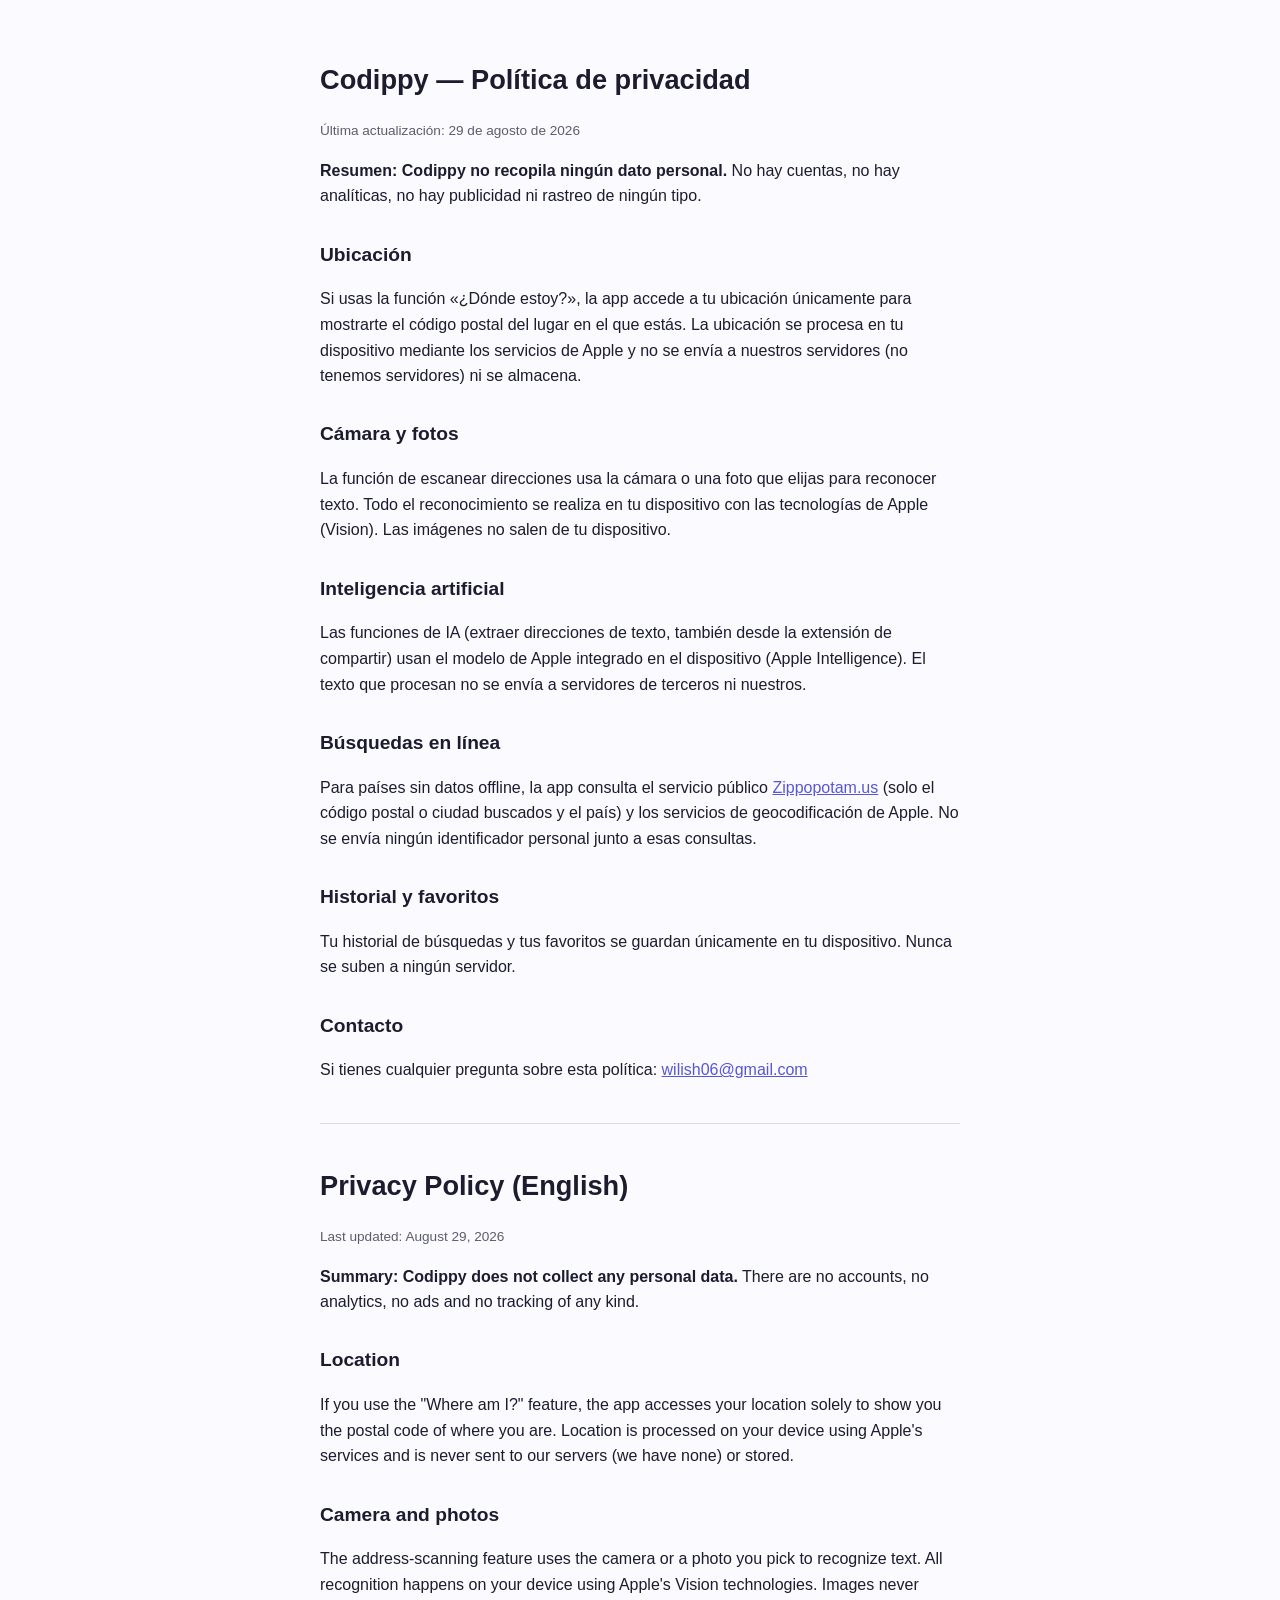
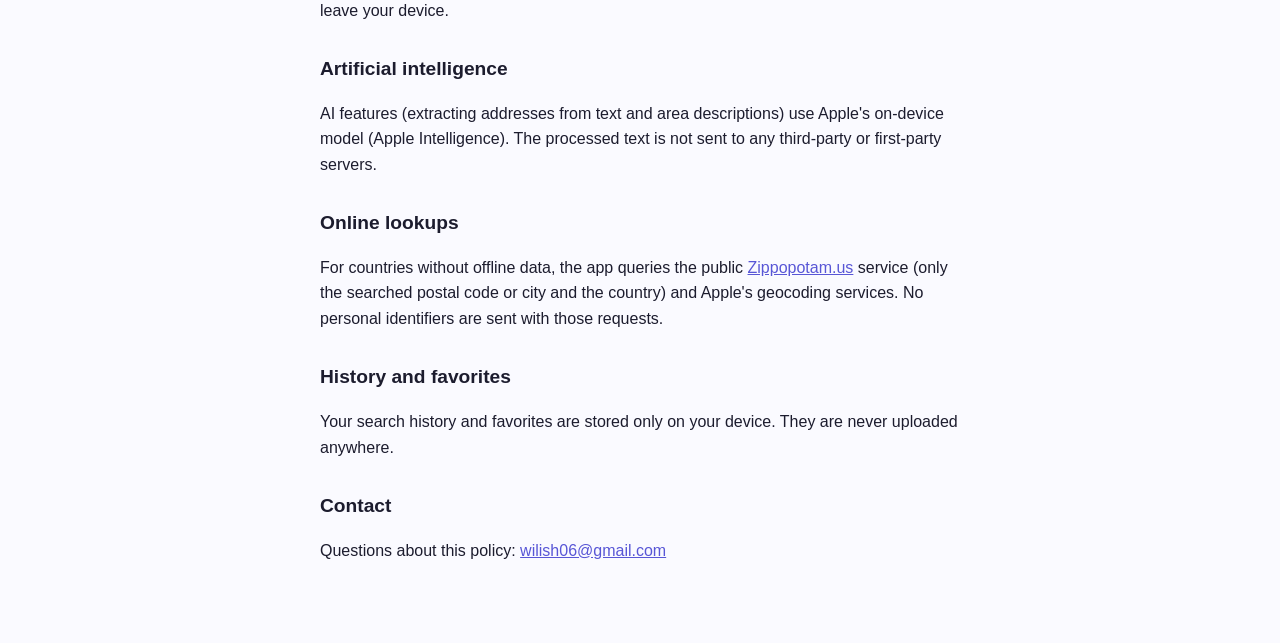
<file: docs/privacy.html>
<!DOCTYPE html>
<html lang="es">
<head>
<meta charset="utf-8">
<meta name="viewport" content="width=device-width, initial-scale=1">
<title>Codippy — Política de privacidad</title>
<link rel="icon" type="image/png" href="icon.png">
<style>
  :root { color-scheme: light dark; }
  body {
    font-family: -apple-system, BlinkMacSystemFont, "Segoe UI", Roboto, sans-serif;
    max-width: 640px; margin: 0 auto; padding: 40px 24px 64px;
    line-height: 1.6; color: #1c1c2e; background: #fafaff;
  }
  @media (prefers-color-scheme: dark) {
    body { color: #e8e8f0; background: #14141c; }
    a { color: #9a9aff; }
  }
  h1 { font-size: 1.7rem; }
  h2 { font-size: 1.2rem; margin-top: 1.6em; }
  a { color: #5856d6; }
  .updated { font-size: 0.85em; opacity: 0.7; }
  hr { border: none; border-top: 1px solid rgba(128,128,128,0.25); margin: 40px 0; }
</style>
</head>
<body>
  <h1>Codippy — Política de privacidad</h1>
  <p class="updated">Última actualización: 29 de agosto de 2026</p>

  <p><strong>Resumen: Codippy no recopila ningún dato personal.</strong> No hay cuentas, no hay analíticas, no hay publicidad ni rastreo de ningún tipo.</p>

  <h2>Ubicación</h2>
  <p>Si usas la función «¿Dónde estoy?», la app accede a tu ubicación únicamente para mostrarte el código postal del lugar en el que estás. La ubicación se procesa en tu dispositivo mediante los servicios de Apple y no se envía a nuestros servidores (no tenemos servidores) ni se almacena.</p>

  <h2>Cámara y fotos</h2>
  <p>La función de escanear direcciones usa la cámara o una foto que elijas para reconocer texto. Todo el reconocimiento se realiza en tu dispositivo con las tecnologías de Apple (Vision). Las imágenes no salen de tu dispositivo.</p>

  <h2>Inteligencia artificial</h2>
  <p>Las funciones de IA (extraer direcciones de texto, también desde la extensión de compartir) usan el modelo de Apple integrado en el dispositivo (Apple Intelligence). El texto que procesan no se envía a servidores de terceros ni nuestros.</p>

  <h2>Búsquedas en línea</h2>
  <p>Para países sin datos offline, la app consulta el servicio público <a href="https://api.zippopotam.us">Zippopotam.us</a> (solo el código postal o ciudad buscados y el país) y los servicios de geocodificación de Apple. No se envía ningún identificador personal junto a esas consultas.</p>

  <h2>Historial y favoritos</h2>
  <p>Tu historial de búsquedas y tus favoritos se guardan únicamente en tu dispositivo. Nunca se suben a ningún servidor.</p>

  <h2>Contacto</h2>
  <p>Si tienes cualquier pregunta sobre esta política: <a href="mailto:wilish06@gmail.com">wilish06@gmail.com</a></p>

  <hr>

  <h1>Privacy Policy (English)</h1>
  <p class="updated">Last updated: August 29, 2026</p>

  <p><strong>Summary: Codippy does not collect any personal data.</strong> There are no accounts, no analytics, no ads and no tracking of any kind.</p>

  <h2>Location</h2>
  <p>If you use the "Where am I?" feature, the app accesses your location solely to show you the postal code of where you are. Location is processed on your device using Apple's services and is never sent to our servers (we have none) or stored.</p>

  <h2>Camera and photos</h2>
  <p>The address-scanning feature uses the camera or a photo you pick to recognize text. All recognition happens on your device using Apple's Vision technologies. Images never leave your device.</p>

  <h2>Artificial intelligence</h2>
  <p>AI features (extracting addresses from text and area descriptions) use Apple's on-device model (Apple Intelligence). The processed text is not sent to any third-party or first-party servers.</p>

  <h2>Online lookups</h2>
  <p>For countries without offline data, the app queries the public <a href="https://api.zippopotam.us">Zippopotam.us</a> service (only the searched postal code or city and the country) and Apple's geocoding services. No personal identifiers are sent with those requests.</p>

  <h2>History and favorites</h2>
  <p>Your search history and favorites are stored only on your device. They are never uploaded anywhere.</p>

  <h2>Contact</h2>
  <p>Questions about this policy: <a href="mailto:wilish06@gmail.com">wilish06@gmail.com</a></p>
</body>
</html>
</file>
